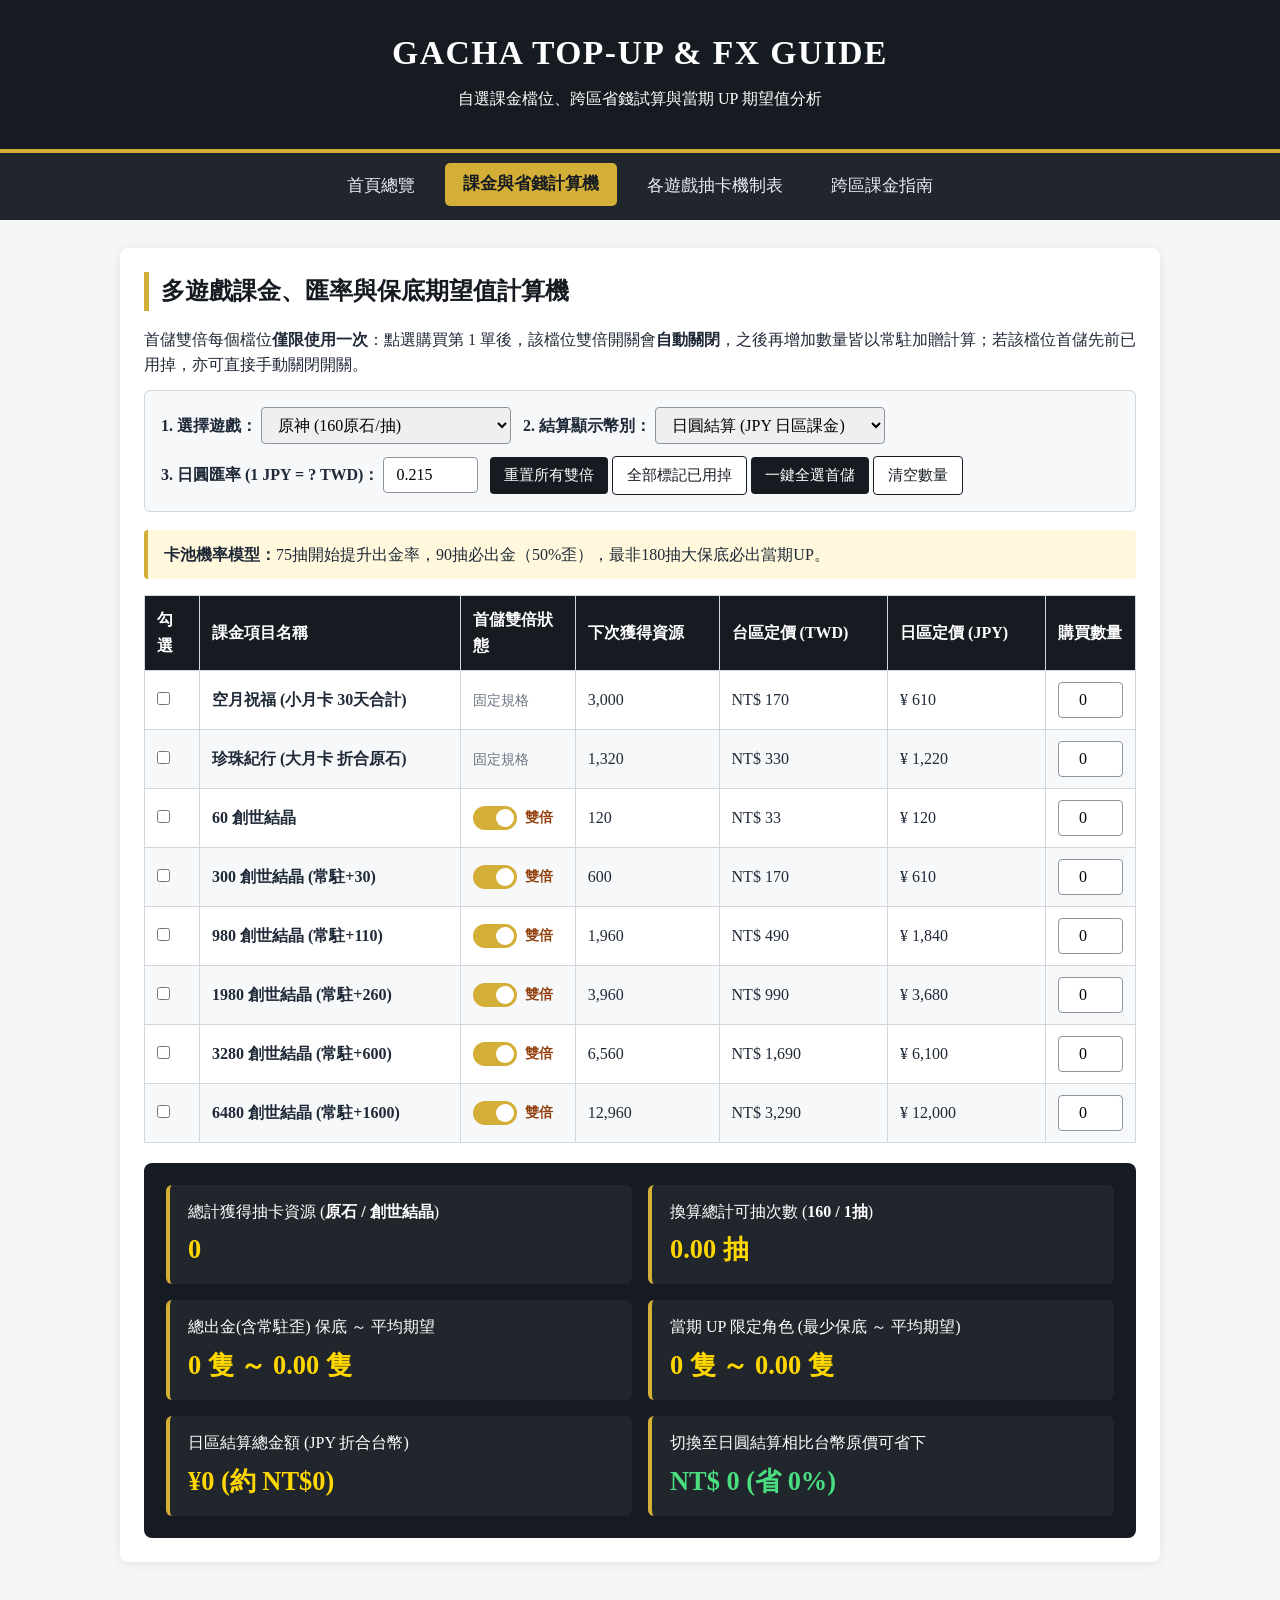
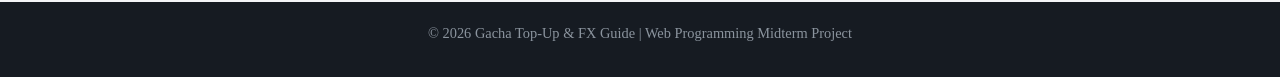
<file: calculator.html>
<!DOCTYPE html>
<html lang="zh-Hant">
<head>
    <meta charset="UTF-8">
    <meta name="viewport" content="width=device-width, initial-scale=1.0">
    <title>課金與省錢計算機 - Gacha Top-Up Guide</title>
    <link rel="stylesheet" href="style.css">
</head>
<body>

    <header>
        <h1>GACHA TOP-UP &amp; FX GUIDE</h1>
        <p>自選課金檔位、跨區省錢試算與當期 UP 期望值分析</p>
    </header>

    <nav>
        <a href="index.html">首頁總覽</a>
        <a href="calculator.html" class="active">課金與省錢計算機</a>
        <a href="rates.html">各遊戲抽卡機制表</a>
        <a href="guide.html">跨區課金指南</a>
    </nav>

    <main class="container">
        <section class="section-card">
            <h2>多遊戲課金、匯率與保底期望值計算機</h2>
            <p>首儲雙倍每個檔位<strong>僅限使用一次</strong>：點選購買第 1 單後，該檔位雙倍開關會<strong>自動關閉</strong>，之後再增加數量皆以常駐加贈計算；若該檔位首儲先前已用掉，亦可直接手動關閉開關。</p>

            <!-- 控制面板 -->
            <div class="control-bar">
                <div>
                    <label for="game-select"><strong>1. 選擇遊戲：</strong></label>
                    <select id="game-select" onchange="renderPackages()">
                        <option value="genshin">原神 (160原石/抽)</option>
                        <option value="hsr">崩壞：星穹鐵道 (160星瓊/抽)</option>
                        <option value="zzz">絕區零 (160菲林/抽)</option>
                        <option value="wuwa">鳴潮 (160星聲/抽)</option>
                        <option value="endfield">明日方舟：終末地 (500玉/抽)</option>
                        <option value="nte">異環 (160結晶/抽)</option>
                    </select>
                </div>

                <div>
                    <label for="currency-select"><strong>2. 結算顯示幣別：</strong></label>
                    <select id="currency-select" onchange="calculateSummary()">
                        <option value="JPY">日圓結算 (JPY 日區課金)</option>
                        <option value="TWD">台幣結算 (TWD 台區原價)</option>
                    </select>
                </div>

                <div>
                    <label for="jpy-rate"><strong>3. 日圓匯率 (1 JPY = ? TWD)：</strong></label>
                    <input type="number" id="jpy-rate" value="0.215" step="0.001" min="0.1" max="1" style="width: 95px;" onchange="calculateSummary()">
                </div>

                <div>
                    <button class="btn" onclick="toggleAllBonuses(true)">重置所有雙倍</button>
                    <button class="btn btn-outline" onclick="toggleAllBonuses(false)">全部標記已用掉</button>
                    <button class="btn" onclick="selectAllFirstTime()">一鍵全選首儲</button>
                    <button class="btn btn-outline" onclick="resetSelection()">清空數量</button>
                </div>
            </div>

            <!-- 當前遊戲卡池機制說明提示框 -->
            <div id="pity-rule-banner" style="background-color: #fff8dc; border-left: 4px solid #d4af37; padding: 12px 16px; margin-bottom: 16px; border-radius: 4px;">
                <strong>卡池機率模型：</strong><span id="pity-rule-text">載入中...</span>
            </div>

            <!-- 動態生成的課金項目表格 -->
            <table>
                <thead>
                    <tr>
                        <th style="width: 55px;">勾選</th>
                        <th>課金項目名稱</th>
                        <th style="width: 115px;">首儲雙倍狀態</th>
                        <th>下次獲得資源</th>
                        <th>台區定價 (TWD)</th>
                        <th>日區定價 (JPY)</th>
                        <th style="width: 85px;">購買數量</th>
                    </tr>
                </thead>
                <tbody id="package-table-body">
                    <!-- 由 script.js 動態填入 -->
                </tbody>
            </table>

            <!-- 即時統計看板 -->
            <div class="summary-box">
                <div class="summary-metric">
                    <span>總計獲得抽卡資源 (<strong id="currency-unit-name">原石</strong>)</span>
                    <span class="value" id="total-stones">0</span>
                </div>

                <div class="summary-metric">
                    <span>換算總計可抽次數 (<strong id="pull-cost-label">160 / 1抽</strong>)</span>
                    <span class="value" id="total-pulls">0.00 抽</span>
                </div>

                <div class="summary-metric">
                    <span>總出金(含常駐歪) 保底 ～ 平均期望</span>
                    <span class="value" id="total-gold-display">0 隻 ～ 0.00 隻</span>
                </div>

                <div class="summary-metric">
                    <span>當期 UP 限定角色 (最少保底 ～ 平均期望)</span>
                    <span class="value" id="up-character-display">0 隻 ～ 0.00 隻</span>
                </div>

                <div class="summary-metric">
                    <span id="selected-currency-title">日區結算總金額 (JPY 折合台幣)</span>
                    <span class="value" id="total-cost-display">¥0 (約 NT$0)</span>
                </div>

                <div class="summary-metric">
                    <span>切換至日圓結算相比台幣原價可省下</span>
                    <span class="value save-badge" id="saved-amount-display">NT$ 0 (省 0%)</span>
                </div>
            </div>
        </section>
    </main>

    <footer>
        <p>&copy; 2026 Gacha Top-Up &amp; FX Guide | Web Programming Midterm Project</p>
    </footer>

    <script src="script.js"></script>
</body>
</html>
</file>
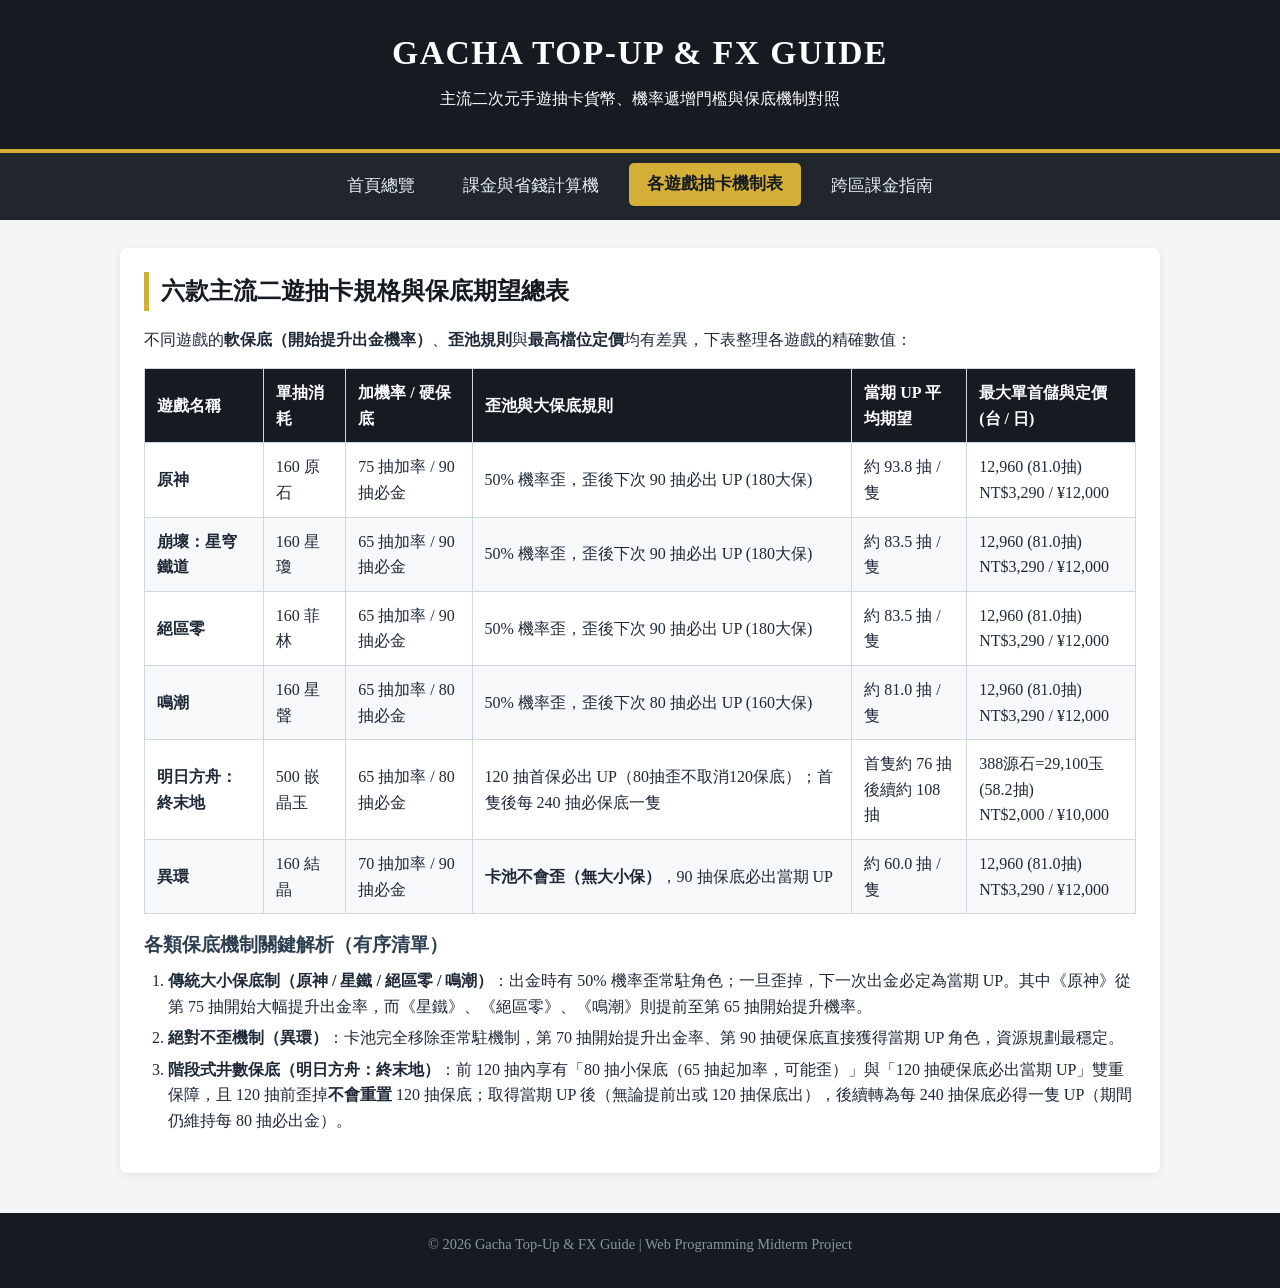
<file: rates.html>
<!DOCTYPE html>
<html lang="zh-Hant">
<head>
    <meta charset="UTF-8">
    <meta name="viewport" content="width=device-width, initial-scale=1.0">
    <title>各遊戲抽卡機制表 - Gacha Top-Up Guide</title>
    <link rel="stylesheet" href="style.css">
</head>
<body>

    <header>
        <h1>GACHA TOP-UP &amp; FX GUIDE</h1>
        <p>主流二次元手遊抽卡貨幣、機率遞增門檻與保底機制對照</p>
    </header>

    <nav>
        <a href="index.html">首頁總覽</a>
        <a href="calculator.html">課金與省錢計算機</a>
        <a href="rates.html" class="active">各遊戲抽卡機制表</a>
        <a href="guide.html">跨區課金指南</a>
    </nav>

    <main class="container">
        <section class="section-card">
            <h2>六款主流二遊抽卡規格與保底期望總表</h2>
            <p>不同遊戲的<strong>軟保底（開始提升出金機率）</strong>、<strong>歪池規則</strong>與<strong>最高檔位定價</strong>均有差異，下表整理各遊戲的精確數值：</p>

            <table>
                <thead>
                    <tr>
                        <th>遊戲名稱</th>
                        <th>單抽消耗</th>
                        <th>加機率 / 硬保底</th>
                        <th>歪池與大保底規則</th>
                        <th>當期 UP 平均期望</th>
                        <th>最大單首儲與定價 (台 / 日)</th>
                    </tr>
                </thead>
                <tbody>
                    <tr>
                        <td><strong>原神</strong></td>
                        <td>160 原石</td>
                        <td>75 抽加率 / 90 抽必金</td>
                        <td>50% 機率歪，歪後下次 90 抽必出 UP (180大保)</td>
                        <td>約 93.8 抽 / 隻</td>
                        <td>12,960 (81.0抽)<br>NT$3,290 / ¥12,000</td>
                    </tr>
                    <tr>
                        <td><strong>崩壞：星穹鐵道</strong></td>
                        <td>160 星瓊</td>
                        <td>65 抽加率 / 90 抽必金</td>
                        <td>50% 機率歪，歪後下次 90 抽必出 UP (180大保)</td>
                        <td>約 83.5 抽 / 隻</td>
                        <td>12,960 (81.0抽)<br>NT$3,290 / ¥12,000</td>
                    </tr>
                    <tr>
                        <td><strong>絕區零</strong></td>
                        <td>160 菲林</td>
                        <td>65 抽加率 / 90 抽必金</td>
                        <td>50% 機率歪，歪後下次 90 抽必出 UP (180大保)</td>
                        <td>約 83.5 抽 / 隻</td>
                        <td>12,960 (81.0抽)<br>NT$3,290 / ¥12,000</td>
                    </tr>
                    <tr>
                        <td><strong>鳴潮</strong></td>
                        <td>160 星聲</td>
                        <td>65 抽加率 / 80 抽必金</td>
                        <td>50% 機率歪，歪後下次 80 抽必出 UP (160大保)</td>
                        <td>約 81.0 抽 / 隻</td>
                        <td>12,960 (81.0抽)<br>NT$3,290 / ¥12,000</td>
                    </tr>
                    <tr>
                        <td><strong>明日方舟：終末地</strong></td>
                        <td>500 嵌晶玉</td>
                        <td>65 抽加率 / 80 抽必金</td>
                        <td>120 抽首保必出 UP（80抽歪不取消120保底）；首隻後每 240 抽必保底一隻</td>
                        <td>首隻約 76 抽<br>後續約 108 抽</td>
                        <td>388源石=29,100玉 (58.2抽)<br>NT$2,000 / ¥10,000</td>
                    </tr>
                    <tr>
                        <td><strong>異環</strong></td>
                        <td>160 結晶</td>
                        <td>70 抽加率 / 90 抽必金</td>
                        <td><strong>卡池不會歪（無大小保）</strong>，90 抽保底必出當期 UP</td>
                        <td>約 60.0 抽 / 隻</td>
                        <td>12,960 (81.0抽)<br>NT$3,290 / ¥12,000</td>
                    </tr>
                </tbody>
            </table>

            <h3>各類保底機制關鍵解析（有序清單）</h3>
            <ol>
                <li><strong>傳統大小保底制（原神 / 星鐵 / 絕區零 / 鳴潮）</strong>：出金時有 50% 機率歪常駐角色；一旦歪掉，下一次出金必定為當期 UP。其中《原神》從第 75 抽開始大幅提升出金率，而《星鐵》、《絕區零》、《鳴潮》則提前至第 65 抽開始提升機率。</li>
                <li><strong>絕對不歪機制（異環）</strong>：卡池完全移除歪常駐機制，第 70 抽開始提升出金率、第 90 抽硬保底直接獲得當期 UP 角色，資源規劃最穩定。</li>
                <li><strong>階段式井數保底（明日方舟：終末地）</strong>：前 120 抽內享有「80 抽小保底（65 抽起加率，可能歪）」與「120 抽硬保底必出當期 UP」雙重保障，且 120 抽前歪掉<strong>不會重置</strong> 120 抽保底；取得當期 UP 後（無論提前出或 120 抽保底出），後續轉為每 240 抽保底必得一隻 UP（期間仍維持每 80 抽必出金）。</li>
            </ol>
        </section>
    </main>

    <footer>
        <p>&copy; 2026 Gacha Top-Up &amp; FX Guide | Web Programming Midterm Project</p>
    </footer>

</body>
</html>
</file>
<file: style.css>
/* 全站基礎設定與一致性設計 */
* {
    box-sizing: border-box;
    margin: 0;
    padding: 0;
}

body {
    font-family: "Times New Roman", "Noto Serif TC", Georgia, serif;
    background-color: #f4f5f7;
    color: #1f2937;
    line-height: 1.6;
}

/* 頁首與導覽列 */
header {
    background-color: #161b22;
    color: #ffffff;
    padding: 26px 20px;
    text-align: center;
    border-bottom: 4px solid #d4af37;
}

header h1 {
    font-size: 2.1rem;
    letter-spacing: 1.5px;
    margin-bottom: 6px;
}

nav {
    background-color: #21262d;
    display: flex;
    justify-content: center;
    flex-wrap: wrap;
    gap: 12px;
    padding: 12px 0;
    position: sticky;
    top: 0;
    z-index: 100;
}

nav a {
    color: #e6edf3;
    text-decoration: none;
    font-size: 1.05rem;
    padding: 8px 18px;
    border-radius: 5px;
    transition: background-color 0.25s ease, transform 0.2s ease;
}

nav a:hover, nav a.active {
    background-color: #d4af37;
    color: #161b22;
    font-weight: bold;
    transform: translateY(-2px);
}

/* 版面容器與卡片 */
.container {
    max-width: 1080px;
    margin: 28px auto;
    padding: 0 20px;
}

.section-card {
    background: #ffffff;
    padding: 24px;
    margin-bottom: 24px;
    border-radius: 8px;
    box-shadow: 0 2px 10px rgba(0, 0, 0, 0.07);
}

h2 {
    color: #161b22;
    border-left: 5px solid #d4af37;
    padding-left: 12px;
    margin-bottom: 16px;
}

h3 {
    color: #2c3e50;
    margin: 12px 0 8px;
}

p {
    margin-bottom: 12px;
}

/* 2x2 Grid 網格排版 */
.grid-2x2 {
    display: grid;
    grid-template-columns: repeat(2, 1fr);
    gap: 20px;
    margin-top: 18px;
}

.grid-item {
    background-color: #fafbfc;
    border: 1px solid #d0d7de;
    border-radius: 6px;
    padding: 18px;
    transition: transform 0.25s ease, box-shadow 0.25s ease;
}

.grid-item:hover {
    transform: translateY(-4px);
    box-shadow: 0 6px 16px rgba(0, 0, 0, 0.12);
    border-color: #d4af37;
}

.grid-item img, .banner-img {
    width: 100%;
    height: 190px;
    object-fit: cover;
    border-radius: 4px;
    margin-bottom: 12px;
}

/* 清單與表格 */
ul, ol {
    margin-left: 24px;
    margin-bottom: 15px;
}

li {
    margin-bottom: 6px;
}

table {
    width: 100%;
    border-collapse: collapse;
    margin: 16px 0;
}

th, td {
    border: 1px solid #d0d7de;
    padding: 11px 12px;
    text-align: left;
    vertical-align: middle;
}

th {
    background-color: #161b22;
    color: #ffffff;
}

tr:nth-child(even) {
    background-color: #f6f8fa;
}

tr:hover {
    background-color: #fff8dc;
}

/* 計算機控制面板與按鈕 */
.control-bar {
    display: flex;
    flex-wrap: wrap;
    gap: 12px;
    align-items: center;
    background-color: #f6f8fa;
    padding: 16px;
    border-radius: 6px;
    border: 1px solid #d0d7de;
    margin-bottom: 18px;
}

select, input[type="number"] {
    padding: 8px 12px;
    border: 1px solid #8c959f;
    border-radius: 4px;
    font-family: inherit;
    font-size: 1rem;
}

.btn {
    background-color: #161b22;
    color: #ffffff;
    border: none;
    padding: 9px 14px;
    font-family: inherit;
    font-size: 0.92rem;
    border-radius: 4px;
    cursor: pointer;
    transition: background-color 0.2s ease;
}

.btn:hover {
    background-color: #d4af37;
    color: #161b22;
    font-weight: bold;
}

.btn-outline {
    background-color: #ffffff;
    color: #161b22;
    border: 1px solid #161b22;
}

/* 課金禮包清單與統計看板 */
.package-row {
    cursor: pointer;
}

.qty-input {
    width: 65px;
    text-align: center;
}

.summary-box {
    background-color: #161b22;
    color: #ffffff;
    padding: 22px;
    border-radius: 8px;
    margin-top: 20px;
    display: grid;
    grid-template-columns: repeat(2, 1fr);
    gap: 16px;
}

.summary-metric {
    background-color: #21262d;
    padding: 14px 18px;
    border-radius: 6px;
    border-left: 4px solid #d4af37;
}

.summary-metric span.value {
    display: block;
    font-size: 1.65rem;
    font-weight: bold;
    color: #ffd700;
    margin-top: 4px;
}

.save-badge {
    color: #4ade80 !important;
}

a.ext-link {
    color: #b45309;
    font-weight: bold;
    text-decoration: underline;
}

a.ext-link:hover {
    color: #161b22;
}

/* 首儲雙倍滑動開關 (Toggle Switch) */
.bonus-switch-wrap {
    display: flex;
    align-items: center;
    gap: 8px;
}

.switch {
    position: relative;
    display: inline-block;
    width: 44px;
    height: 24px;
    flex-shrink: 0;
}

.switch input {
    opacity: 0;
    width: 0;
    height: 0;
}

.slider {
    position: absolute;
    cursor: pointer;
    top: 0; left: 0; right: 0; bottom: 0;
    background-color: #cbd5e1;
    transition: 0.25s;
    border-radius: 24px;
}

.slider:before {
    position: absolute;
    content: "";
    height: 18px;
    width: 18px;
    left: 3px;
    bottom: 3px;
    background-color: white;
    transition: 0.25s;
    border-radius: 50%;
}

input:checked + .slider {
    background-color: #d4af37;
}

input:checked + .slider:before {
    transform: translateX(20px);
}

.bonus-status-text {
    font-size: 0.85rem;
    font-weight: bold;
    color: #92400e;
}

.bonus-status-text.off {
    color: #6b7280;
    font-weight: normal;
}

.no-bonus-tag {
    font-size: 0.85rem;
    color: #6b7280;
}

footer {
    background-color: #161b22;
    color: #8b949e;
    text-align: center;
    padding: 20px;
    margin-top: 40px;
    font-size: 0.9rem;
}

@media (max-width: 750px) {
    .grid-2x2, .summary-box {
        grid-template-columns: 1fr;
    }
}
</file>
